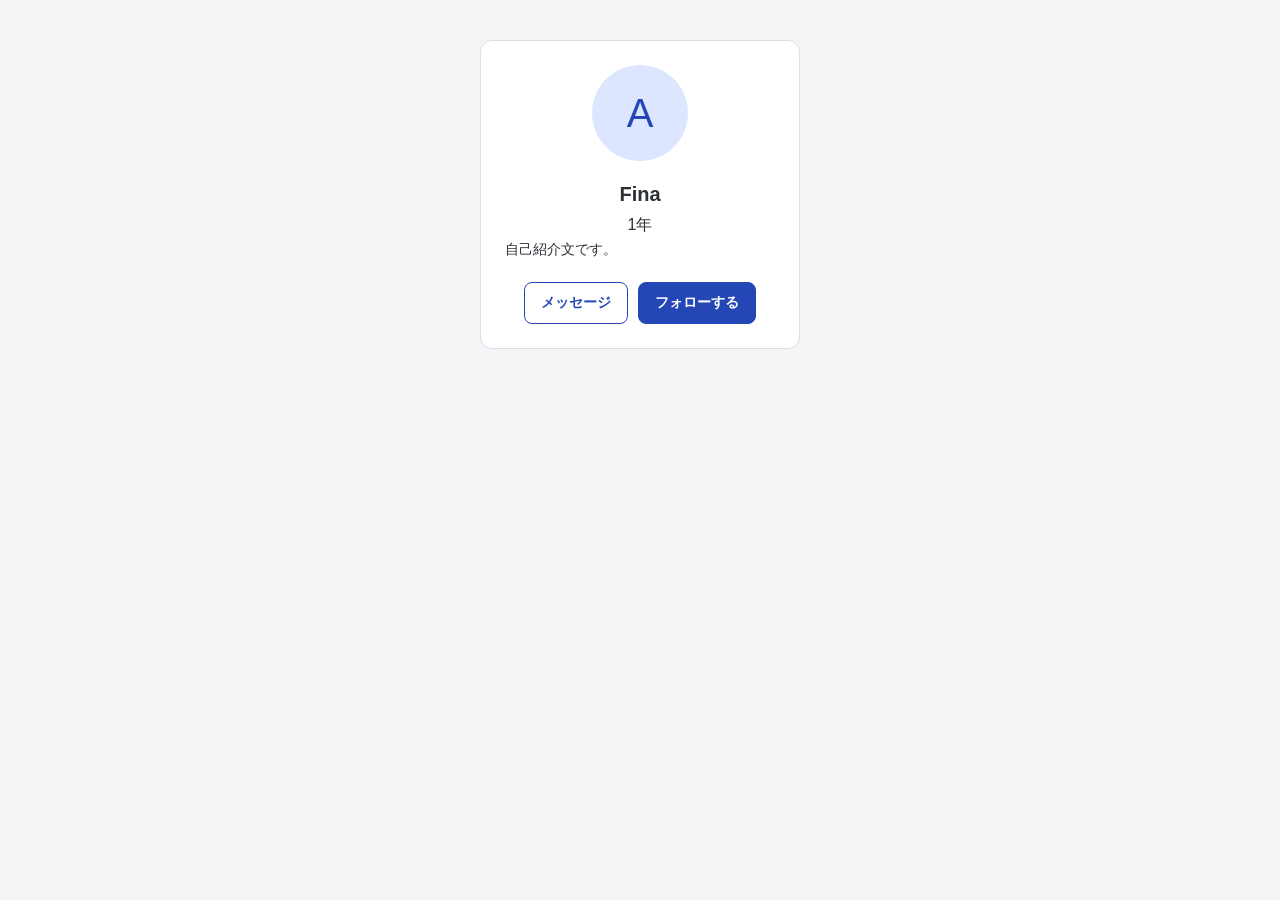
<file: 261002/index.html>
<!DOCTYPE html>
<html lang="en">
<head>
    <meta charset="UTF-8">
    <meta name="viewport" content="width=device-width, initial-scale=1.0">
    <title>profile</title>
    <link rel="stylesheet" href="style.css"> 
</head>
<body>
    <article class="profile">
       <p class="profile__icon">A</p>  
       <h1 class="profile__name">Fina</h1>
       <p class="profile__year">1年</p>
       <p class="profile__introduction">自己紹介文です。</p>
       
       <div class="profile__footer">
            <a class="button" href="#">メッセージ</a>
            <a class="button button--primary" href="#">フォローする</a>
        </div>
    </article>
</body>
</html>
</file>
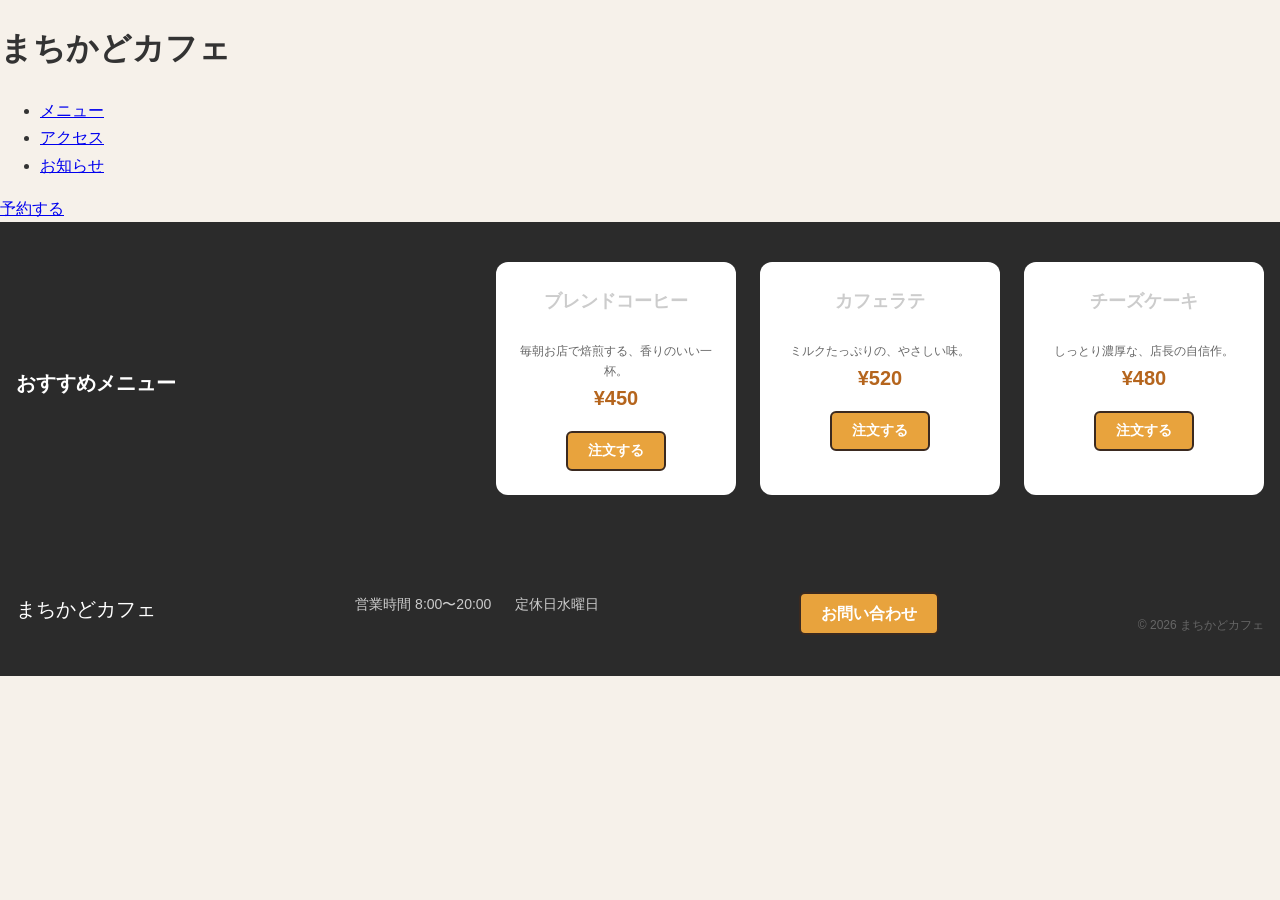
<file: 261009/index.html>
<!DOCTYPE html>
<html lang="ja">
<head>
  <meta charset="UTF-8">
  <meta name="viewport" content="width=device-width, initial-scale=1.0">
  <title>まちかどカフェ</title>
  <link rel="stylesheet" href="css/base.css">
  <link rel="stylesheet" href="css/header.css">
  <link rel="stylesheet" href="css/main.css">
  <link rel="stylesheet" href="css/footer.css">
</head>
<body>
  <!-- ===== A ヘッダー ここから ===== -->
  <header class="site-header">
    <h1 class="site-header__title">まちかどカフェ</h1>
    <ul class="site-header__list">
      <li><a class="site-header__link" href="#">メニュー</a></li>
      <li><a class="site-header__link" href="#">アクセス</a></li>
      <li><a class="site-header__link" href="#">お知らせ</a></li>
    </ul>
    <a class="site-header__btn" href="#">予約する</a>
  </header>

  <!-- ===== A ヘッダー ここまで ===== -->

  <!-- ===== B メイン ここから ===== -->
<main class="box">
    <h2 class="title">おすすめメニュー</h2>
    <ul class="list">
      <li class="item">
        <h3 class="name">ブレンドコーヒー</h3>
        <p class="text">毎朝お店で焙煎する、香りのいい一杯。</p>
        <p class="price">¥450</p>
        <a class="btn" href="#">注文する</a>
      </li>
      <li class="item">
        <h3 class="name">カフェラテ</h3>
        <p class="text">ミルクたっぷりの、やさしい味。</p>
        <p class="price">¥520</p>
        <a class="btn" href="#">注文する</a>
      </li>
      <li class="item">
        <h3 class="name">チーズケーキ</h3>
        <p class="text">しっとり濃厚な、店長の自信作。</p>
        <p class="price">¥480</p>
        <a class="btn" href="#">注文する</a>
      </li>
    </ul>
  </main>
  <!-- ===== B メイン ここまで ===== -->

  <!-- ===== C フッター ここから ===== -->
<footer class="box">
    <p class="title">まちかどカフェ</p>
    <ul class="list">
      <li>営業時間 8:00〜20:00</li>
      <li>定休日水曜日</li>
    </ul>
    <a class="btn" href="#">お問い合わせ</a>
    <p class="text">© 2026 まちかどカフェ</p>
  </footer>
  <!-- ===== C フッター ここまで ===== -->
</body>
</html>
</file>
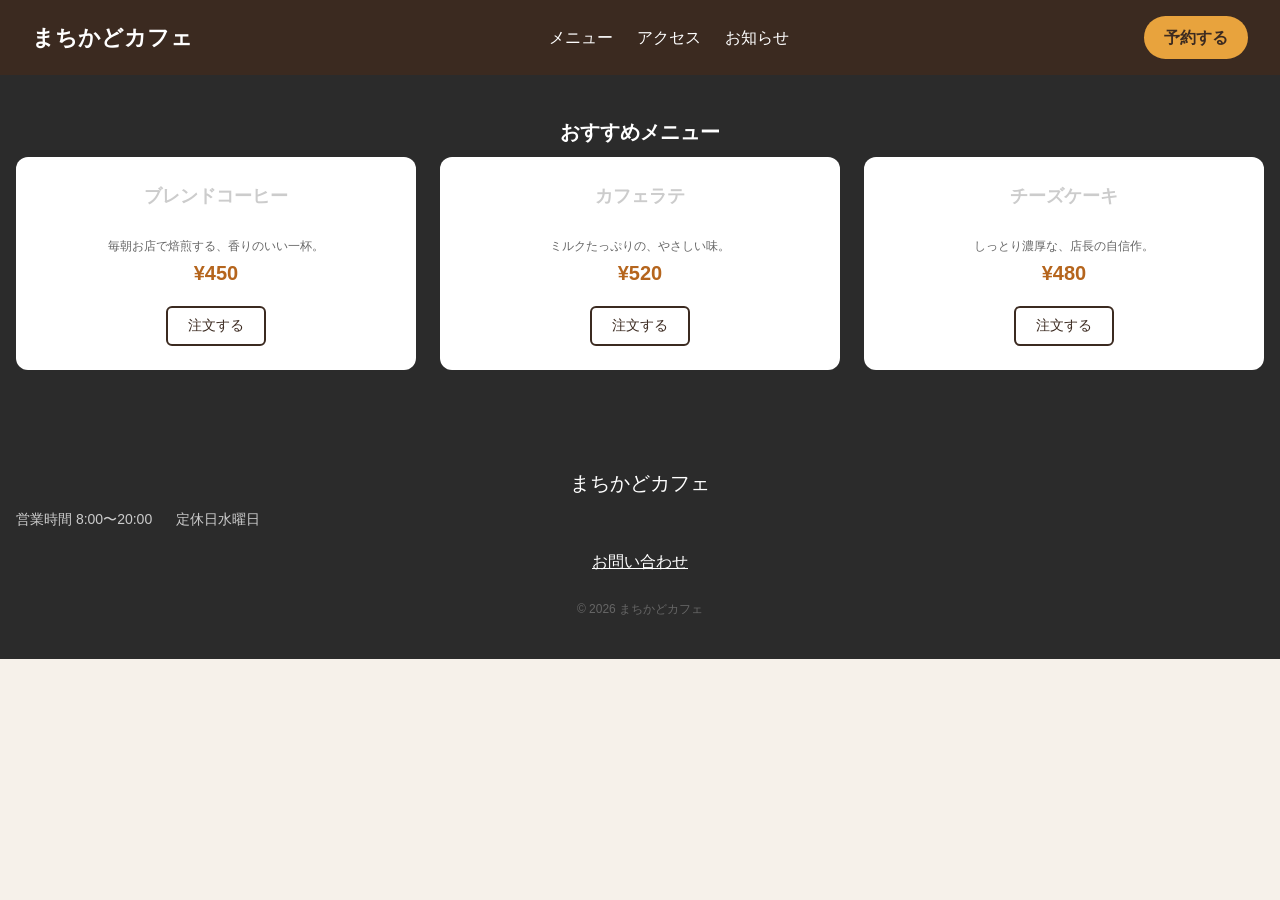
<file: 261016/index.html>
<!DOCTYPE html>
<html lang="ja">
<head>
  <meta charset="UTF-8">
  <meta name="viewport" content="width=device-width, initial-scale=1.0">
  <title>まちかどカフェ</title>
  <link rel="stylesheet" href="css/base.css">
  <link rel="stylesheet" href="css/header.css">
  <link rel="stylesheet" href="css/main.css">
  <link rel="stylesheet" href="css/footer.css">
</head>
<body>
  <!-- ===== A ヘッダー ここから ===== -->
  <header class="site-header">
    <h1 class="site-header__title">まちかどカフェ</h1>
    <ul class="site-header__list">
      <li><a class="site-header__link" href="#">メニュー</a></li>
      <li><a class="site-header__link" href="#">アクセス</a></li>
      <li><a class="site-header__link" href="#">お知らせ</a></li>
    </ul>
    <a class="site-header__btn" href="#">予約する</a>
  </header>

  <!-- ===== A ヘッダー ここまで ===== -->

  <!-- ===== B メイン ここから ===== -->
<main class="box">
    <h2 class="title">おすすめメニュー</h2>
    <ul class="list">
      <li class="item">
        <h3 class="name">ブレンドコーヒー</h3>
        <p class="text">毎朝お店で焙煎する、香りのいい一杯。</p>
        <p class="price">¥450</p>
        <a class="box-btn" href="#">注文する</a>
      </li>
      <li class="item">
        <h3 class="name">カフェラテ</h3>
        <p class="text">ミルクたっぷりの、やさしい味。</p>
        <p class="price">¥520</p>
        <a class="box-btn" href="#">注文する</a>
      </li>
      <li class="item">
        <h3 class="name">チーズケーキ</h3>
        <p class="text">しっとり濃厚な、店長の自信作。</p>
        <p class="price">¥480</p>
        <a class="box-btn" href="#">注文する</a>
      </li>
    </ul>
  </main>
  <!-- ===== B メイン ここまで ===== -->

  <!-- ===== C フッター ここから ===== -->
<footer class="box">
    <p class="title">まちかどカフェ</p>
    <ul class="list">
      <li>営業時間 8:00〜20:00</li>
      <li>定休日水曜日</li>
    </ul>
    <a class="btn" href="#">お問い合わせ</a>
    <p class="text">© 2026 まちかどカフェ</p>
  </footer>
  <!-- ===== C フッター ここまで ===== -->
</body>
</html>
</file>
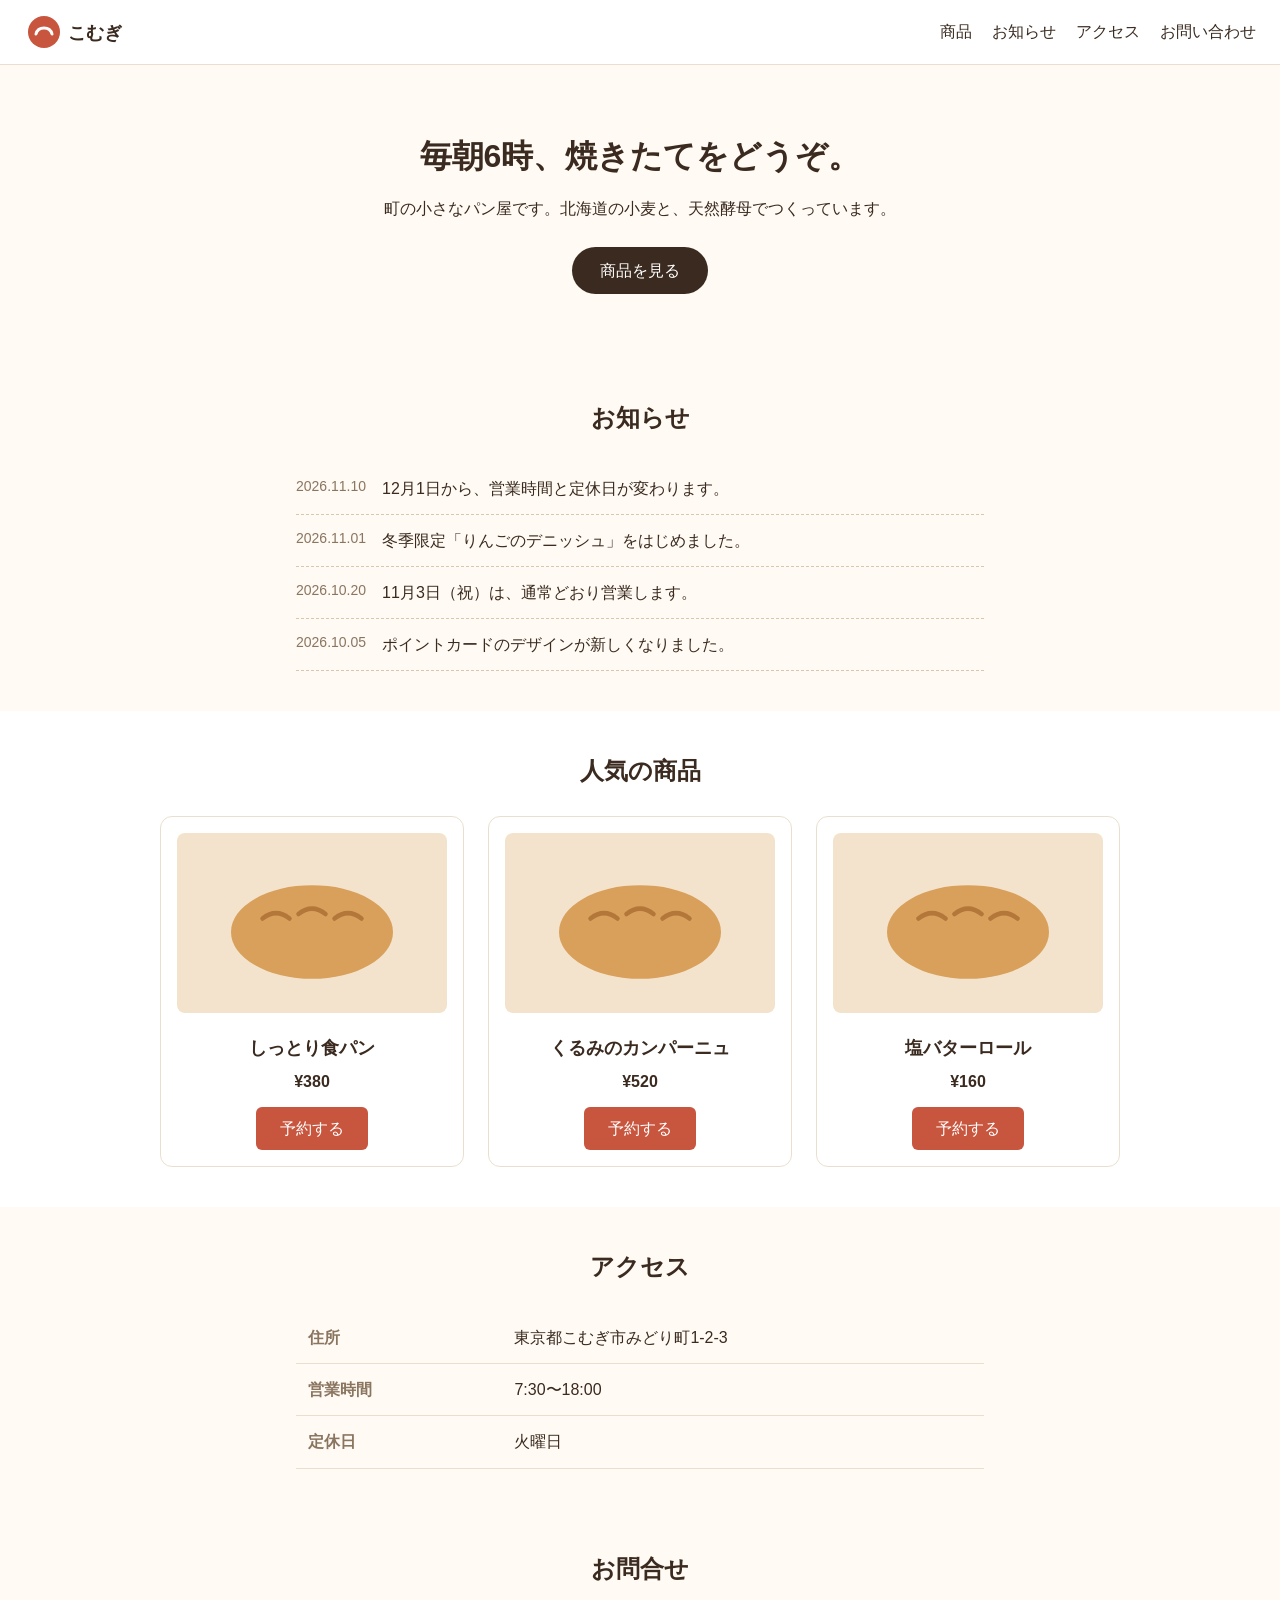
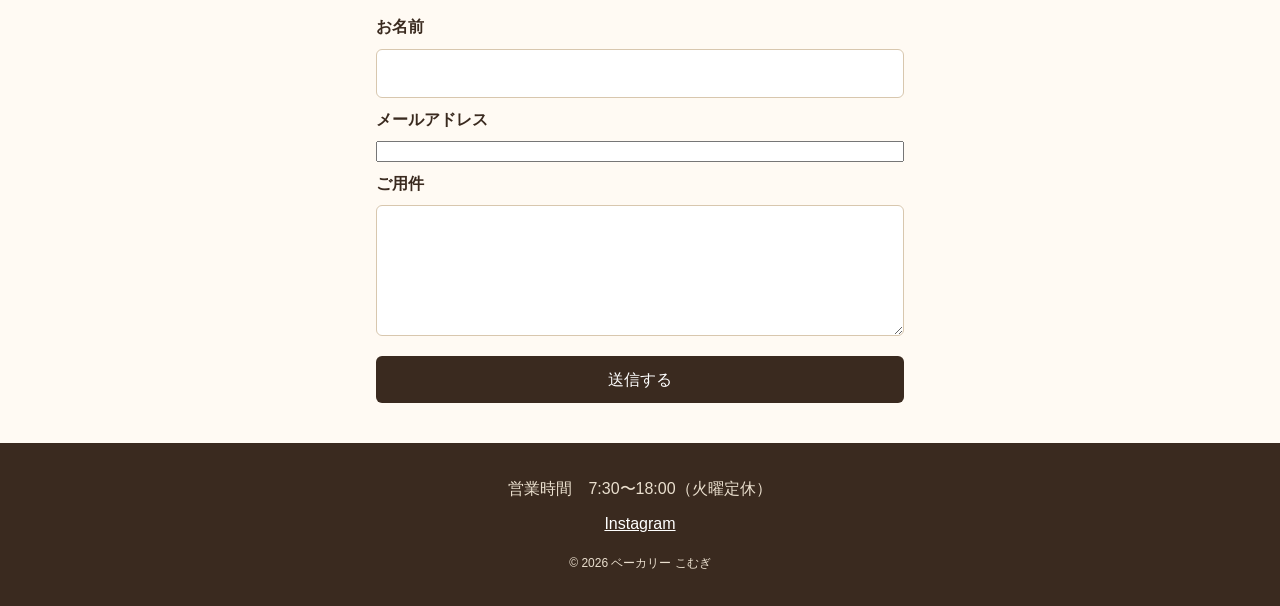
<file: 261106/index.html>
<!DOCTYPE html>
<html lang="ja">
<head>
  <meta charset="UTF-8">
  <meta name="viewport" content="width=device-width, initial-scale=1.0">
  <title>Document</title>
  <link rel="stylesheet" href="css/style.css">
</head>
<body>
  <header class="site-header">
    <img class="site-header__logo" src="img/logo.svg" alt="ベーカリー こむぎ">
    <nav>
      <ul class="site-header__nav">
        <li><a class="site-header__link" href="#products">商品</a></li>
        <li><a class="site-header__link" href="#news">お知らせ</a></li>
        <li><a class="site-header__link" href="#access">アクセス</a></li>
        <li><a class="site-header__link" href="#contact">お問い合わせ</a></li>
      </ul>
    </nav>
  </header>

  <div class="hero">
    <h1 class="hero__title">毎朝6時、焼きたてをどうぞ。</h1>
    <p class="hero__text">町の小さなパン屋です。北海道の小麦と、天然酵母でつくっています。</p>
    <a class="hero__button" href="#products">商品を見る</a>
  </div>

  <section class="news" id="news">
    <h2 class="section-title">お知らせ</h2>
    <ul class="newsList">
      <li class="newsList-item"><span class="date">2026.11.10</span><span class="text">12月1日から、営業時間と定休日が変わります。</span></li>
      <li class="newsList-item"><span class="date">2026.11.01</span><span class="text">冬季限定「りんごのデニッシュ」をはじめました。</span></li>
      <li class="newsList-item"><span class="date">2026.10.20</span><span class="text">11月3日（祝）は、通常どおり営業します。</span></li>
      <li class="newsList-item"><span class="date">2026.10.05</span><span class="text">ポイントカードのデザインが新しくなりました。</span></li>
    </ul>
  </section>

  <section class="products" id="products">
    <h2 class="section-title">人気の商品</h2>
    <div class="products__list">
      <div class="product-card">
        <img class="product-card__image" src="img/bread.svg">
        <h3 class="product-card__name">しっとり食パン</h3>
        <p class="product-card__price">¥380</p>
        <a class="product-card__button" href="#contact">予約する</a>
      </div>
      <div class="product-card">
        <img class="product-card__image" src="img/bread.svg">
        <h3 class="product-card__name">くるみのカンパーニュ</h3>
        <p class="product-card__price">¥520</p>
        <a class="product-card__button" href="#contact">予約する</a>
      </div>
      <div class="product-card">
        <img class="product-card__image" src="img/bread.svg">
        <h3 class="product-card__name">塩バターロール</h3>
        <p class="product-card__price">¥160</p>
        <a class="product-card__button" href="#contact">予約する</a>
      </div>
    </div>
    </div>
  </section>

  <section class="access" id="access">
    <h2 class="section-title">アクセス</h2>
    <table class="access__table">
      <tr><th>住所</th><td>東京都こむぎ市みどり町1-2-3</td></tr>
      <tr><th>営業時間</th><td>7:30〜18:00</td></tr>
      <tr><th>定休日</th><td>火曜日</td></tr>
    </table>
  </section>

  <section class="contact" id="contact">
    <h2 class="section-title">お問合せ</h2>
    <form class="contact__form">
      <label class="contact__label" for="name">お名前</label>
      <input class="contact__input" type="text" id="name" name="username">
      <label class="contact__label" for="email">メールアドレス</label>
      <input type="email" id="email" name="email">
      <label class="contact__label" for="message">ご用件</label>
      <textarea class="contact__input" id="message" name="message" rows="4"></textarea>
      <button class="contact__button" type="submit">送信する</button>
    </form>
  </section>

  <footer class="site-footer">
    <p class="site-footer__hours">営業時間　7:30〜18:00（火曜定休）</p>
    <a class="site-footer__link" href="">Instagram</a>
    <p class="site-footer__copy">© 2026 ベーカリー こむぎ</p>
  </footer>
</body>
</html>
</file>
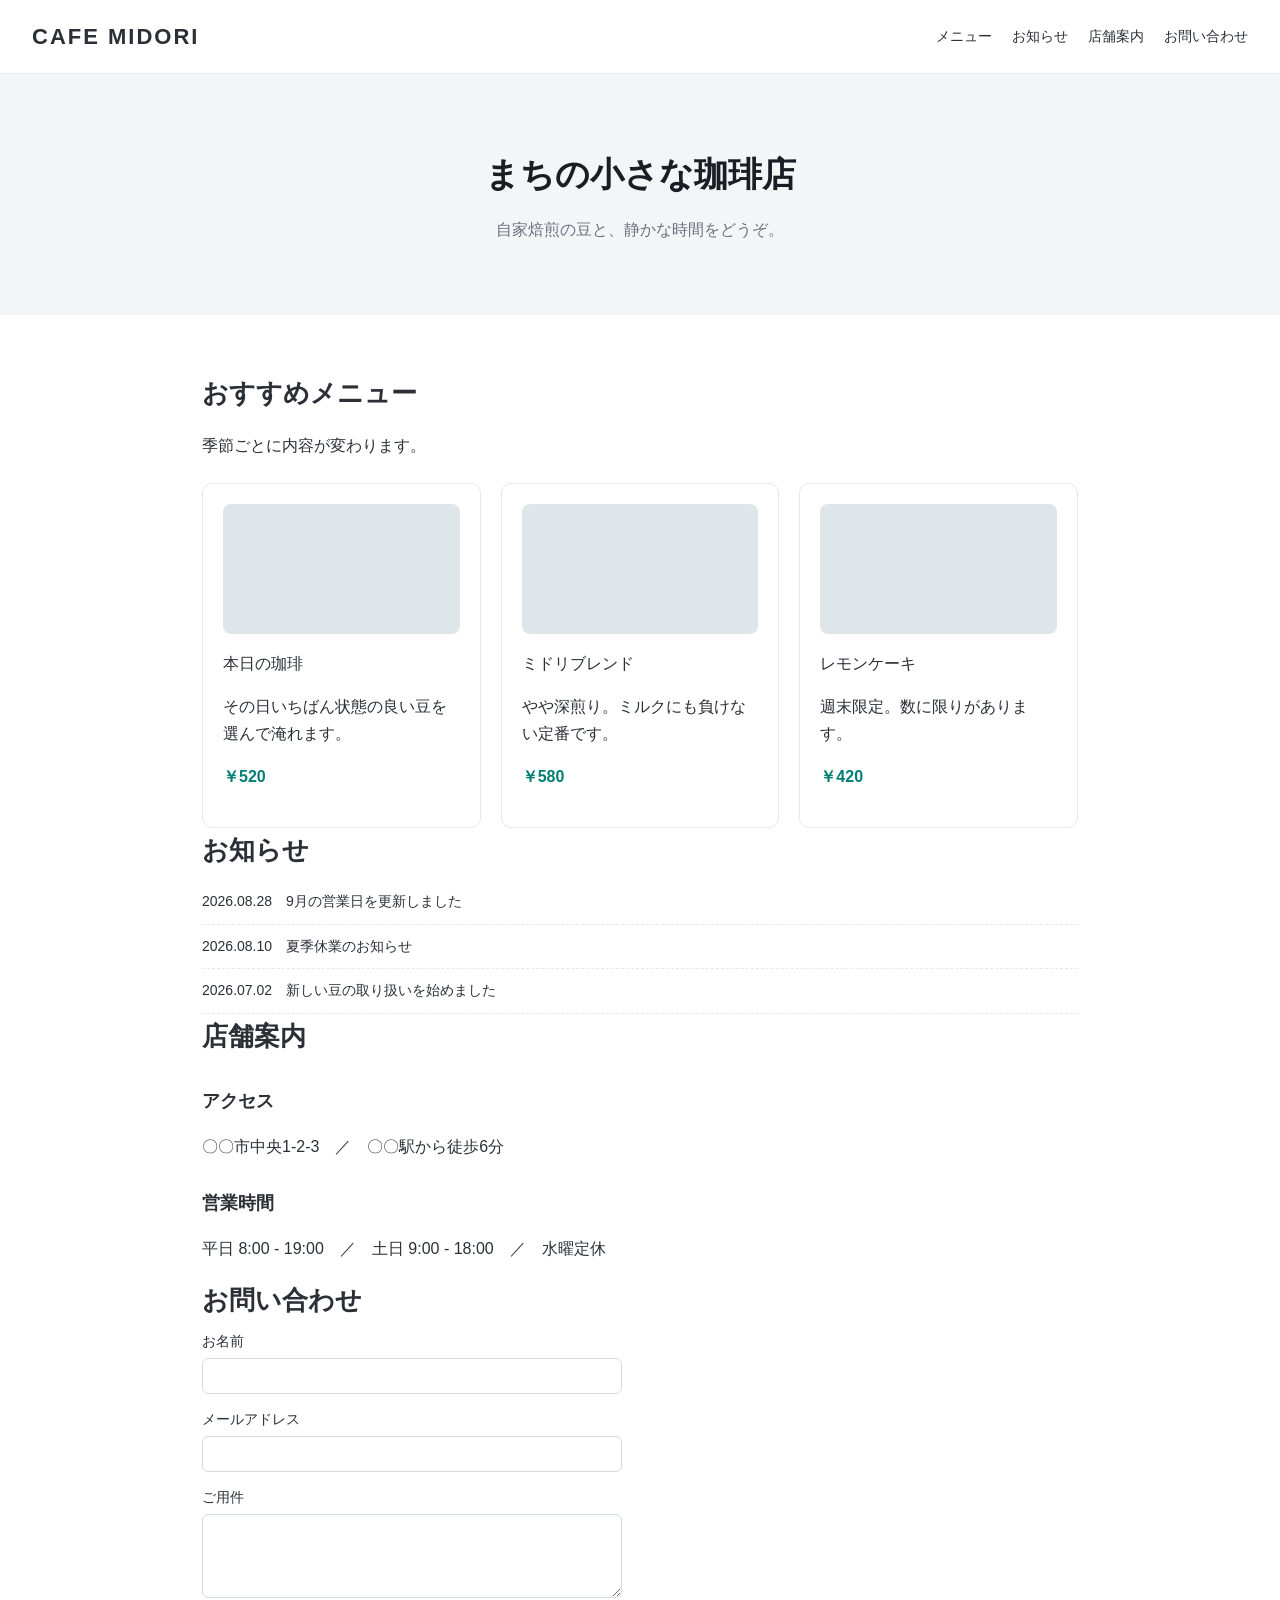
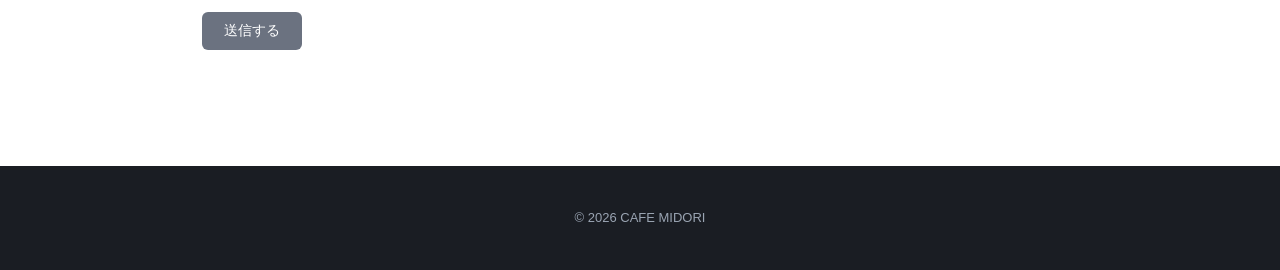
<file: 260904/sample-site.html>
<!DOCTYPE html>
<html lang="ja">
<head>
<meta charset="UTF-8">
<meta name="viewport" content="width=device-width, initial-scale=1.0">
<title>CAFE MIDORI｜まちの小さな珈琲店</title>
<style>
  /* ===== ベース ===== */
  * { box-sizing: border-box; }
  body { margin: 0; font-family: "Helvetica Neue", Arial, "Hiragino Kaku Gothic ProN", "Meiryo", sans-serif; color: #2b2f36; line-height: 1.7; }
  img { max-width: 100%; border-radius: 8px; display: block; }

  /* ===== ヘッダー ===== */
  header { display: flex; justify-content: space-between; align-items: center; padding: 18px 32px; border-bottom: 1px solid #e5e8ec; }
  header h1 { font-size: 22px; letter-spacing: 2px; margin: 0; }
  nav ul { display: flex; gap: 20px; list-style: none; margin: 0; padding: 0; font-size: 14px; }

  /* ===== ヒーロー ===== */
  .hero { padding: 72px 32px; background: #f3f5f7; text-align: center; }
  .hero-title { font-size: 34px; font-weight: bold; margin: 0 0 12px; }
  .hero-text { color: #6b7280; margin: 0; }

  /* ===== 本文 ===== */
  main { max-width: 940px; margin: 0 auto; padding: 56px 32px; }
  h2 { font-size: 26px; margin: 0 0 8px; }
  h3 { font-size: 18px; margin: 28px 0 8px; }

  /* ===== 商品カード ===== */
  .cards { display: flex; gap: 20px; margin-top: 24px; flex-wrap: wrap; }
  .card { flex: 1 1 260px; border: 1px solid #e5e8ec; border-radius: 10px; padding: 20px; }
  .card-title { font-size: 17px; font-weight: bold; margin: 12px 0 6px; }
  #shop .card .price { color: #017f72; font-weight: bold; }

  /* ===== お知らせ ===== */
  .news li { padding: 10px 0; border-bottom: 1px dashed #e5e8ec; font-size: 14px; list-style: none; }
  .news { padding: 0; margin: 0; }

  /* ===== フォーム ===== */
  form label { display: block; font-size: 14px; margin-bottom: 4px; }
  form input, form textarea { display: block; width: 100%; max-width: 420px; padding: 9px; margin-bottom: 14px; border: 1px solid #d6dbe2; border-radius: 6px; font-size: 14px; }
  .btn { background: #6b7280 !important; color: #fff; border: none; padding: 10px 22px; border-radius: 6px; font-size: 14px; cursor: pointer; }

  /* ===== フッター ===== */
  footer { background: #1a1d23; color: #9aa4b2; padding: 28px 32px; font-size: 13px; text-align: center; margin-top: 60px; }

  /* ============================================================
     ここから下が「あとから追加した」CSS。
     4つとも、書いたはずなのに画面に反映されない。
     ============================================================ */
  .price      { color: #d4593f; }          /* 課題1：価格を赤くしたい */
  .card-title { font-size: 22px; }         /* 課題2：カード見出しを大きくしたい */
  .btn        { background: #00a896; }     /* 課題3：ボタンを緑にしたい */
  .hero-title { color: #017f72; }          /* 課題4：ヒーローの見出しを緑にしたい */
</style>
</head>
<body>

  <header>
    <h1>CAFE MIDORI</h1>
    <nav>
      <ul>
        <li>メニュー</li>
        <li>お知らせ</li>
        <li>店舗案内</li>
        <li>お問い合わせ</li>
      </ul>
    </nav>
  </header>

  <section class="hero">
    <p class="hero-title" style="color:#1a1d23;">まちの小さな珈琲店</p>
    <p class="hero-text">自家焙煎の豆と、静かな時間をどうぞ。</p>
  </section>

  <main>

    <section id="shop">
      <h2>おすすめメニュー</h2>
      <p>季節ごとに内容が変わります。</p>

      <div class="cards">
        <article class="card">
          <img src="data:image/svg+xml;utf8,<svg xmlns='http://www.w3.org/2000/svg' width='400' height='220'><rect width='400' height='220' fill='%23dfe6ea'/></svg>" alt="本日の珈琲">
          <p class="cardtitle">本日の珈琲</p>
          <p>その日いちばん状態の良い豆を選んで淹れます。</p>
          <p class="price">￥520</p>
        </article>
        <article class="card">
          <img src="data:image/svg+xml;utf8,<svg xmlns='http://www.w3.org/2000/svg' width='400' height='220'><rect width='400' height='220' fill='%23dfe6ea'/></svg>" alt="ミドリブレンド">
          <p class="cardtitle">ミドリブレンド</p>
          <p>やや深煎り。ミルクにも負けない定番です。</p>
          <p class="price">￥580</p>
        </article>
        <article class="card">
          <img src="data:image/svg+xml;utf8,<svg xmlns='http://www.w3.org/2000/svg' width='400' height='220'><rect width='400' height='220' fill='%23dfe6ea'/></svg>" alt="レモンケーキ">
          <p class="cardtitle">レモンケーキ</p>
          <p>週末限定。数に限りがあります。</p>
          <p class="price">￥420</p>
        </article>
      </div>
    </section>

    <section>
      <h2>お知らせ</h2>
      <ul class="news">
        <li>2026.08.28　9月の営業日を更新しました</li>
        <li>2026.08.10　夏季休業のお知らせ</li>
        <li>2026.07.02　新しい豆の取り扱いを始めました</li>
      </ul>
    </section>

    <section>
      <h2>店舗案内</h2>
      <h3>アクセス</h3>
      <p>〇〇市中央1-2-3　／　〇〇駅から徒歩6分</p>
      <h3>営業時間</h3>
      <p>平日 8:00 - 19:00　／　土日 9:00 - 18:00　／　水曜定休</p>
    </section>

    <section>
      <h2>お問い合わせ</h2>
      <form>
        <label for="name">お名前</label>
        <input type="text" id="name">
        <label for="mail">メールアドレス</label>
        <input type="email" id="mail">
        <label for="body">ご用件</label>
        <textarea id="body" rows="4"></textarea>
        <button type="button" class="btn">送信する</button>
      </form>
    </section>

  </main>

  <footer>
    <p>&copy; 2026 CAFE MIDORI</p>
  </footer>

</body>
</html>
</file>
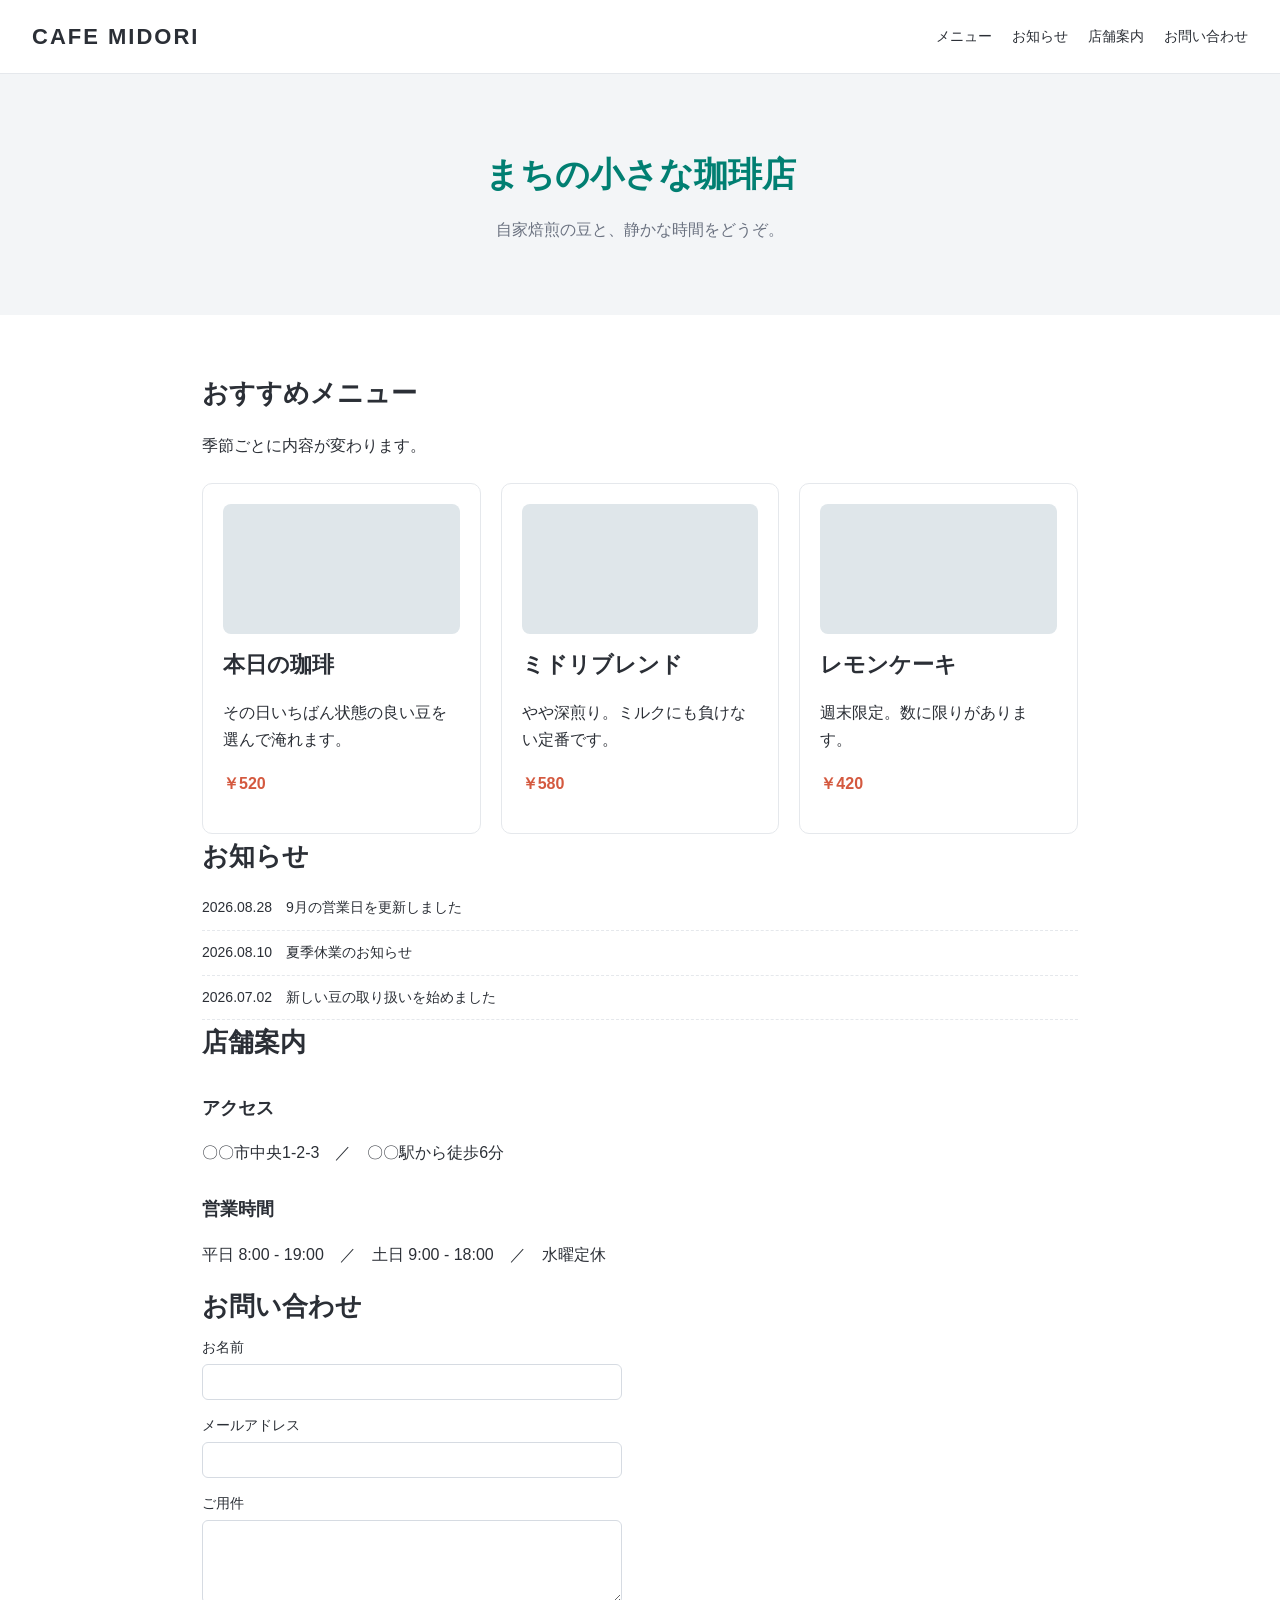
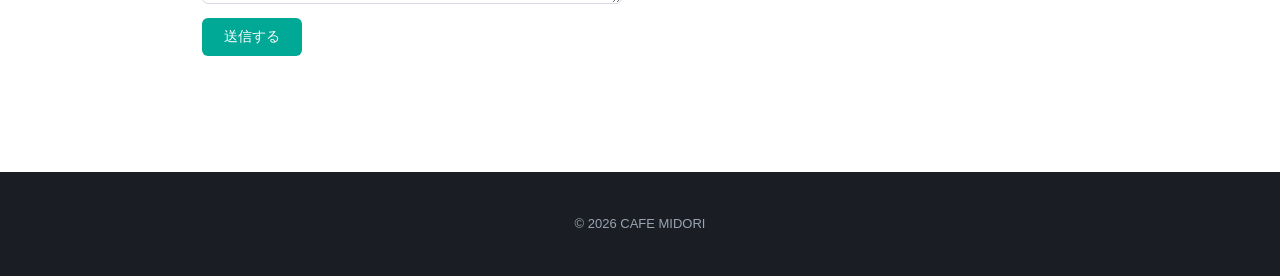
<file: 260918/sample-site.html>
<!DOCTYPE html>
<html lang="ja">
<head>
<meta charset="UTF-8">
<meta name="viewport" content="width=device-width, initial-scale=1.0">
<title>CAFE MIDORI｜まちの小さな珈琲店</title>
<style>
  /* ===== ベース ===== */
  * { box-sizing: border-box; }
  body { margin: 0; font-family: "Helvetica Neue", Arial, "Hiragino Kaku Gothic ProN", "Meiryo", sans-serif; color: #2b2f36; line-height: 1.7; }
  img { max-width: 100%; border-radius: 8px; display: block; }

  /* ===== ヘッダー ===== */
  header { display: flex; justify-content: space-between; align-items: center; padding: 18px 32px; border-bottom: 1px solid #e5e8ec; }
  header h1 { font-size: 22px; letter-spacing: 2px; margin: 0; }
  nav ul { display: flex; gap: 20px; list-style: none; margin: 0; padding: 0; font-size: 14px; }

  /* ===== ヒーロー ===== */
  .hero { padding: 72px 32px; background: #f3f5f7; text-align: center; }
  .hero-title { font-size: 34px; font-weight: bold; margin: 0 0 12px; }
  .hero-text { color: #6b7280; margin: 0; }

  /* ===== 本文 ===== */
  main { max-width: 940px; margin: 0 auto; padding: 56px 32px; }
  h2 { font-size: 26px; margin: 0 0 8px; }
  h3 { font-size: 18px; margin: 28px 0 8px; }

  /* ===== 商品カード ===== */
  .cards { display: flex; gap: 20px; margin-top: 24px; flex-wrap: wrap; }
  .card { flex: 1 1 260px; border: 1px solid #e5e8ec; border-radius: 10px; padding: 20px; }
  .card-title { font-size: 17px; font-weight: bold; margin: 12px 0 6px; }
   .card .price { color: #d4593f; font-weight: bold; }

  /* ===== お知らせ ===== */
  .news li { padding: 10px 0; border-bottom: 1px dashed #e5e8ec; font-size: 14px; list-style: none; }
  .news { padding: 0; margin: 0; }

  /* ===== フォーム ===== */
  form label { display: block; font-size: 14px; margin-bottom: 4px; }
  form input, form textarea { display: block; width: 100%; max-width: 420px; padding: 9px; margin-bottom: 14px; border: 1px solid #d6dbe2; border-radius: 6px; font-size: 14px; }
  .btn { background: #00a896; ; color: #fff; border: none; padding: 10px 22px; border-radius: 6px; font-size: 14px; cursor: pointer; }

  /* ===== フッター ===== */
  footer { background: #1a1d23; color: #9aa4b2; padding: 28px 32px; font-size: 13px; text-align: center; margin-top: 60px; }

  /* ============================================================
     ここから下が「あとから追加した」CSS。
     4つとも、書いたはずなのに画面に反映されない。
     ============================================================ */
  
  .card-title { font-size: 22px; }         /* 課題2：カード見出しを大きくしたい */
  .hero-title { color: #017f72; }          /* 課題4：ヒーローの見出しを緑にしたい */
</style>
</head>
<body>

  <header>
    <h1>CAFE MIDORI</h1>
    <nav>
      <ul>
        <li>メニュー</li>
        <li>お知らせ</li>
        <li>店舗案内</li>
        <li>お問い合わせ</li>
      </ul>
    </nav>
  </header>

  <section class="hero">
    <p class="hero-title" >まちの小さな珈琲店</p>
    <p class="hero-text">自家焙煎の豆と、静かな時間をどうぞ。</p>
  </section>

  <main>

    <section id="shop">
      <h2>おすすめメニュー</h2>
      <p>季節ごとに内容が変わります。</p>

      <div class="cards">
        <article class="card">
          <img src="data:image/svg+xml;utf8,<svg xmlns='http://www.w3.org/2000/svg' width='400' height='220'><rect width='400' height='220' fill='%23dfe6ea'/></svg>" alt="本日の珈琲">
          <p class="card-title">本日の珈琲</p>
          <p>その日いちばん状態の良い豆を選んで淹れます。</p>
          <p class="price">￥520</p>
        </article>
        <article class="card">
          <img src="data:image/svg+xml;utf8,<svg xmlns='http://www.w3.org/2000/svg' width='400' height='220'><rect width='400' height='220' fill='%23dfe6ea'/></svg>" alt="ミドリブレンド">
          <p class="card-title">ミドリブレンド</p>
          <p>やや深煎り。ミルクにも負けない定番です。</p>
          <p class="price">￥580</p>
        </article>
        <article class="card">
          <img src="data:image/svg+xml;utf8,<svg xmlns='http://www.w3.org/2000/svg' width='400' height='220'><rect width='400' height='220' fill='%23dfe6ea'/></svg>" alt="レモンケーキ">
          <p class="card-title">レモンケーキ</p>
          <p>週末限定。数に限りがあります。</p>
          <p class="price">￥420</p>
        </article>
      </div>
    </section>

    <section>
      <h2>お知らせ</h2>
      <ul class="news">
        <li>2026.08.28　9月の営業日を更新しました</li>
        <li>2026.08.10　夏季休業のお知らせ</li>
        <li>2026.07.02　新しい豆の取り扱いを始めました</li>
      </ul>
    </section>

    <section>
      <h2>店舗案内</h2>
      <h3>アクセス</h3>
      <p>〇〇市中央1-2-3　／　〇〇駅から徒歩6分</p>
      <h3>営業時間</h3>
      <p>平日 8:00 - 19:00　／　土日 9:00 - 18:00　／　水曜定休</p>
    </section>

    <section>
      <h2>お問い合わせ</h2>
      <form>
        <label for="name">お名前</label>
        <input type="text" id="name">
        <label for="mail">メールアドレス</label>
        <input type="email" id="mail">
        <label for="body">ご用件</label>
        <textarea id="body" rows="4"></textarea>
        <button type="button" class="btn">送信する</button>
      </form>
    </section>

  </main>

  <footer>
    <p>&copy; 2026 CAFE MIDORI</p>
  </footer>

</body>
</html>
</file>
<file: 261002/style.css>
/* common */
* {
    box-sizing: border-box;
}

body {
    margin: 0;
    padding: 40px 20px;
    background: #f3f5f7;
    color: #2b2f36;
    font-family: sans-serif;
    line-height: 1.7;
} 

.button {
    display: inline-block;
    padding: 8px 16px;
    border: 1px solid #2447b5;
    border-radius: 8px;
    color: #2447b5;
    font-size: 14px;
    font-weight: bold;
    text-decoration: none;

}

.button--primary {
    background: #2447b5;
    color: #ffffff;
}
/* common */

/* profile */
.profile {
    max-width: 320px;
    margin: 0 auto;
    padding: 24px;
    background: #ffffff;
    border: 1px solid #d8dee6;
    border-radius: 12px;
}

.profile__icon {
    width: 96px;
    height: 96px;
    margin: 0 auto 16px;
    border-radius: 50%;
    background: #dce7ff;
    color: #2447b5;
    font-size: 40px;
    line-height: 96px;
    text-align: center;
}

.profile__name {
    margin: 0;
    font-size: 20px;
    text-align: center;
}

.profile__year {
    margin: 0;
    font-size: 16px;
    text-align: center;
}

.profile__introduction {
    margin: 0;
    font-size: 14px;
}
.profile__footer {
    display: flex;
    justify-content: center;
    gap: 10px;
    margin-top: 20px;
}

/* profile */
</file>
<file: 261009/css/base.css>
/* base.css … 先生が用意したファイル。だれも書きかえない */

* {
  box-sizing: border-box;
}

body {
  margin: 0;
  font-family: sans-serif;
  color: #333;
  background: #f6f1ea;
  line-height: 1.7;
}
</file>
<file: 261009/css/header.css>
/* header.css … 26512さんの担当 */
.box {
  display: flex;
  justify-content: space-between;
  align-items: center;
  padding: 16px 32px;
  background: #3b2a20;
}

.title {
  margin: 0;
  font-size: 22px;
  color: #fff;
}

.list {
  display: flex;
  gap: 24px;
  margin: 0;
  padding: 0;
  list-style: none;
}

.link {
  color: #fff;
  text-decoration: none;
}

.btn {
  padding: 8px 20px;
  border-radius: 999px;
  background: #e8a33d;
  color: #3b2a20;
  font-weight: bold;
  text-decoration: none;
}
</file>
<file: 261009/css/main.css>
/* main.css … 26543さんの担当 */
.site {
  max-width: 960px;
  margin: 0 auto;
  padding: 48px 16px;
}

.title {
  margin: 0 0 24px;
  font-size: 28px;
  text-align: center;
  color: #3b2a20;
}

.list {
  display: flex;
  gap: 24px;
  margin: 0;
  padding: 0;
  list-style: none;
}

.item {
  flex: 1;
  padding: 24px;
  border-radius: 12px;
  background: #fff;
  text-align: center;
}

.name {
  margin: 0;
  font-size: 18px;
}

.text {
  margin: 8px 0;
  font-size: 14px;
  color: #666;
}

.price {
  margin: 0 0 16px;
  font-size: 20px;
  font-weight: bold;
  color: #b5651d;
}

.btn {
  display: inline-block;
  padding: 6px 20px;
  border: 2px solid #3b2a20;
  border-radius: 6px;
  color: #3b2a20;
  text-decoration: none;
}
</file>
<file: 261009/css/footer.css>
/* footer.css … 26514さんの担当 */
.box {
  padding: 40px 16px;
  background: #2b2b2b;
  color: #ccc;
  text-align: center;
}

.title {
  margin: 0 0 8px;
  font-size: 20px;
  color: #fff;
}

.list {
  margin: 0 0 16px;
  padding: 0;
  list-style: none;
  font-size: 14px;
}

.btn {
  color: #fff;
}

.text {
  margin: 24px 0 0;
  font-size: 12px;
}
</file>
<file: 261016/css/base.css>
/* base.css … 先生が用意したファイル。だれも書きかえない */

* {
  box-sizing: border-box;
}

body {
  margin: 0;
  font-family: sans-serif;
  color: #333;
  background: #f6f1ea;
  line-height: 1.7;
}
</file>
<file: 261016/css/header.css>
/* header.css … 26512さんの担当 */
.site-header {
  display: flex;
  justify-content: space-between;
  align-items: center;
  padding: 16px 32px;
  background: #3b2a20;
}

.site-header__title {
  margin: 0;
  font-size: 22px;
  color: #fff;
}

.site-header__list {
  display: flex;
  gap: 24px;
  margin: 0;
  padding: 0;
  list-style: none;
}

.site-header__link {
  color: #fff;
  text-decoration: none;
}

.site-header__btn {
  padding: 8px 20px;
  border-radius: 999px;
  background: #e8a33d;
  color: #3b2a20;
  font-weight: bold;
  text-decoration: none;
}
</file>
<file: 261016/css/main.css>
/* main.css … 26543さんの担当 */
.menu_box {
  max-width: 960px;
  margin: 0 auto;
  padding: 48px 16px;
}

.title {
  margin: 0 0 24px;
  font-size: 28px;
  text-align: center;
  color: #3b2a20;
}

.list {
  display: flex;
  gap: 24px;
  margin: 0;
  padding: 0;
  list-style: none;
}

.item {
  flex: 1;
  padding: 24px;
  border-radius: 12px;
  background: #fff;
  text-align: center;
}

.name {
  margin: 0;
  font-size: 18px;
}

.text {
  margin: 8px 0;
  font-size: 14px;
  color: #666;
}

.price {
  margin: 0 0 16px;
  font-size: 20px;
  font-weight: bold;
  color: #b5651d;
}

.box-btn {
  display: inline-block;
  padding: 6px 20px;
  border: 2px solid #3b2a20;
  border-radius: 6px;
  color: #3b2a20;
  text-decoration: none;
}
</file>
<file: 261016/css/footer.css>
/* footer.css … 26514さんの担当 */
.box {
  padding: 40px 16px;
  background: #2b2b2b;
  color: #ccc;
  text-align: center;
}

.title {
  margin: 0 0 8px;
  font-size: 20px;
  color: #fff;
}

.list {
  margin: 0 0 16px;
  padding: 0;
  list-style: none;
  font-size: 14px;
}

.btn {
  color: #fff;
}

.text {
  margin: 24px 0 0;
  font-size: 12px;
}
</file>
<file: 261106/css/style.css>
/* ベーカリー こむぎ */
* {
  box-sizing: border-box;
}

body {
  margin: 0;
  font-family: sans-serif;
  color: #3a2a1f;
  background: #fffaf3;
  line-height: 1.7;
}

/* ===== ヘッダー ===== */
.site-header {
  display: flex;
  justify-content: space-between;
  align-items: center;
  padding: 12px 24px;
  background: #fff;
  border-bottom: 1px solid #eadfce;
}

.site-header__logo {
  height: 40px;
}

.site-header__nav {
  display: flex;
  gap: 20px;
  margin: 0;
  padding: 0;
  list-style: none;
}

.site-header__link {
  color: #3a2a1f;
  text-decoration: none;
}

/* ===== メインビジュアル ===== */
.hero {
  width: 100%;  
  max-width: 1100px;
  margin: 0 auto;
  padding: 64px 24px;
  text-align: center;
}

.hero__title {
  margin: 0 0 12px;
  font-size: 32px;
}

.hero__text {
  margin: 0 0 24px;
}

.hero__button {
  display: inline-block;
  padding: 10px 28px;
  border-radius: 999px;
  background: #3a2a1f;
  color: #fff;
  text-decoration: none;
}

/* ===== 見出し ===== */
.section-title {
  margin: 0 0 24px;
  font-size: 24px;
  text-align: center;
}

/* ===== お知らせ ===== */
.news {
  max-width: 720px;
  margin: 0 auto;
  padding: 40px 16px;
}

.newsList {
  margin: 0;
  padding: 0;
  list-style: none;
}

.newsList-item {
  display: flex;
  gap: 16px;
  padding: 12px 0;
  border-bottom: 1px dashed #d8c7ae;
}

.date {
  color: #8a7560;
  font-size: 14px;
}

/* ===== 商品 ===== */
.products {
  padding: 40px 16px;
  background: #fff;
}

.products__list {
  display: flex;
  gap: 24px;
  max-width: 960px;
  margin: 0 auto;
}

.product-card {
  flex: 1;
  padding: 16px;
  border: 1px solid #eadfce;
  border-radius: 12px;
  text-align: center;
}

.product-card__image {
  width: 100%;
  border-radius: 8px;
}

.product-card__name {
  margin: 12px 0 4px;
  font-size: 18px;
}

.product-card__price {
  margin: 0 0 12px;
  font-weight: bold;
}

.products .product-card .product-card__button {
  display: inline-block;
  padding: 8px 24px;
  border-radius: 6px;
  background: #c8553d;
  color: #fff;
  text-decoration: none;
}

.products .product-card .product-card__button:hover {
  background: #a63f2c;
}

/* ===== アクセス ===== */
.access {
  max-width: 720px;
  margin: 0 auto;
  padding: 40px 16px;
}

.access__table {
  width: 100%;
  border-collapse: collapse;
}

.access__table th,
.access__table td {
  padding: 12px;
  border-bottom: 1px solid #eadfce;
  text-align: left;
}

.access__table th {
  width: 30%;
  color: #8a7560;
}

/* ===== お問い合わせ ===== */
.contact {
  max-width: 560px;
  margin: 0 auto;
  padding: 40px 16px;
}

.contact__form {
  display: grid;
  gap: 8px;
}

.contact__label {
  font-weight: bold;
}

.contact__input {
  padding: 10px;
  border: 1px solid #d8c7ae;
  border-radius: 6px;
  font: inherit;
}

.contact__input:focus {
  outline: 3px solid #c8553d;
}

.contact__button {
  margin-top: 12px;
  padding: 10px;
  border: none;
  border-radius: 6px;
  background: #3a2a1f;
  color: #fff;
  font: inherit;
}

/* ===== フッター ===== */
.site-footer {
  padding: 32px 16px;
  background: #3a2a1f;
  color: #eadfce;
  text-align: center;
}

.site-footer__hours {
  margin: 0 0 8px;
}

.site-footer__link {
  color: #fff;
}

.site-footer__copy {
  margin: 16px 0 0;
  font-size: 12px;
}

@media (max-width: 600px) {
  .site-header {
    flex-direction: column;
    gap: 8px;
  }

  .products__list {
    flex-direction: column;
  }
}
</file>
